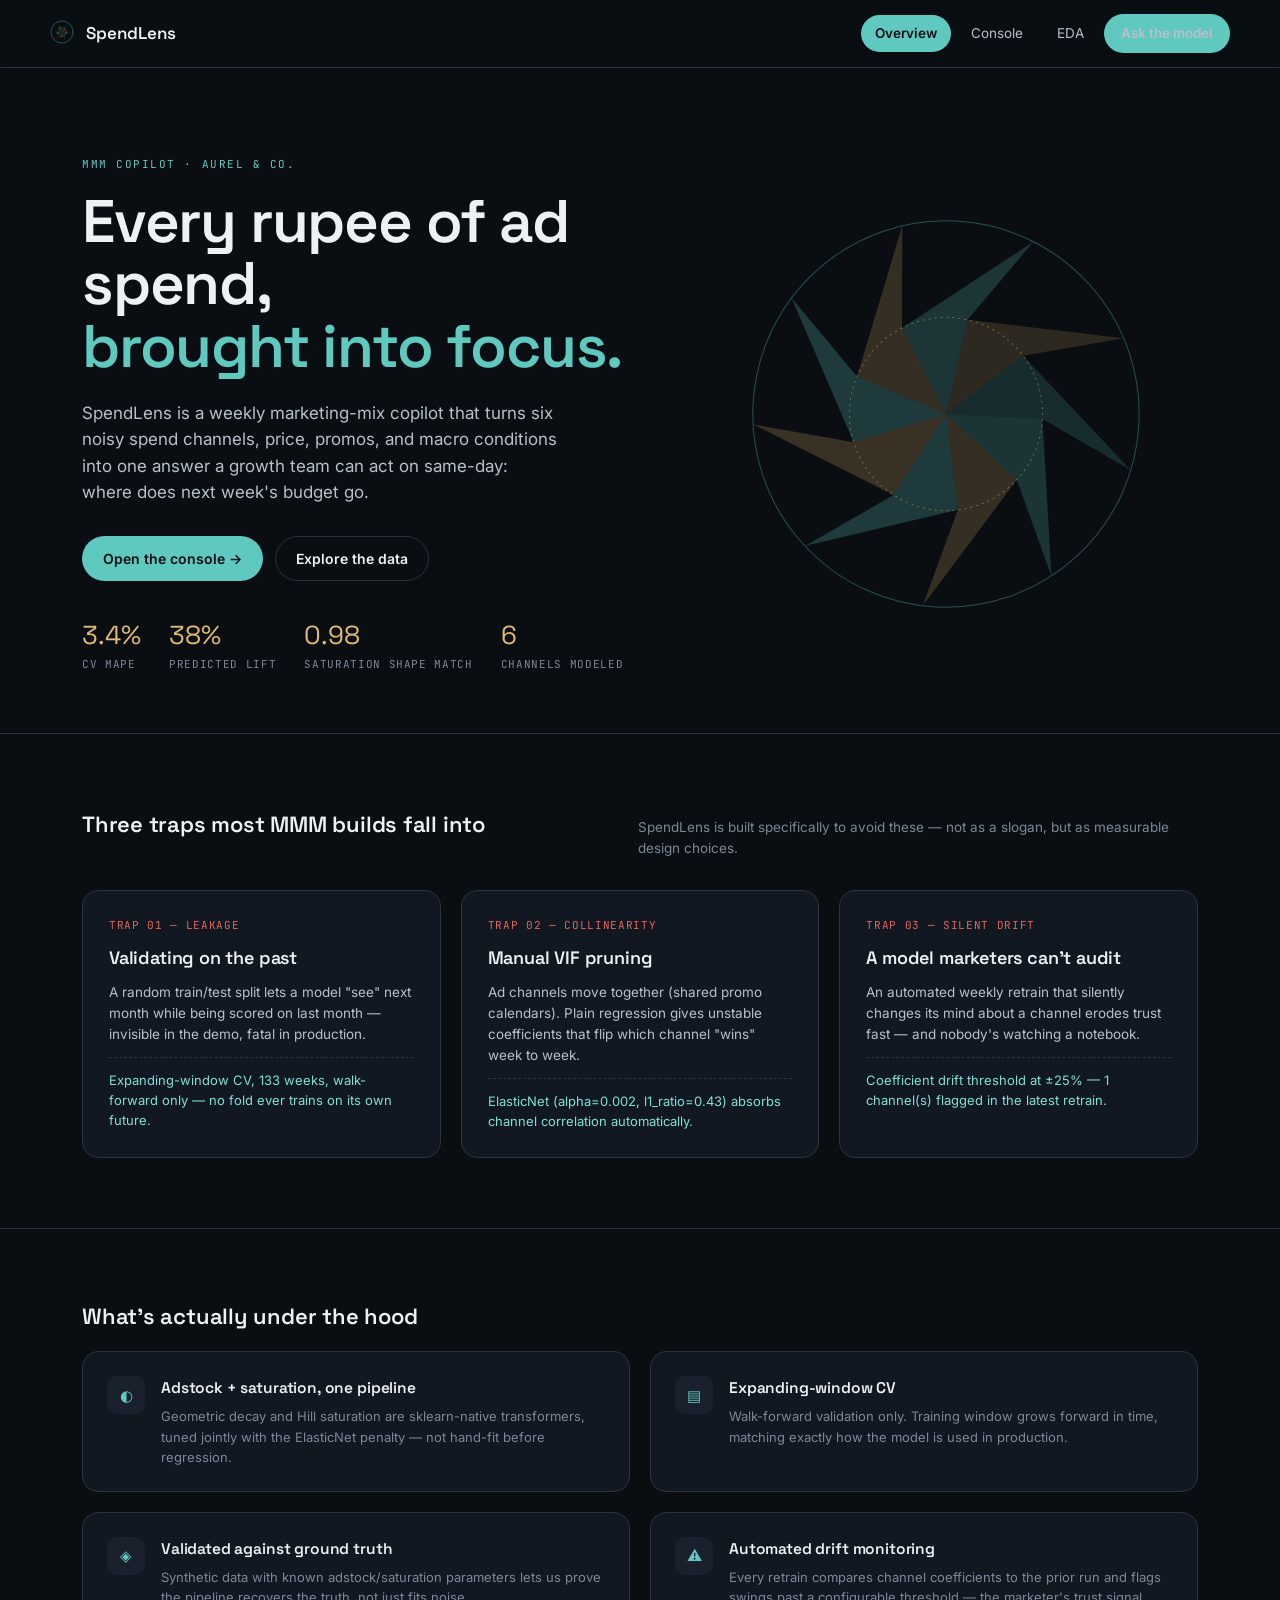
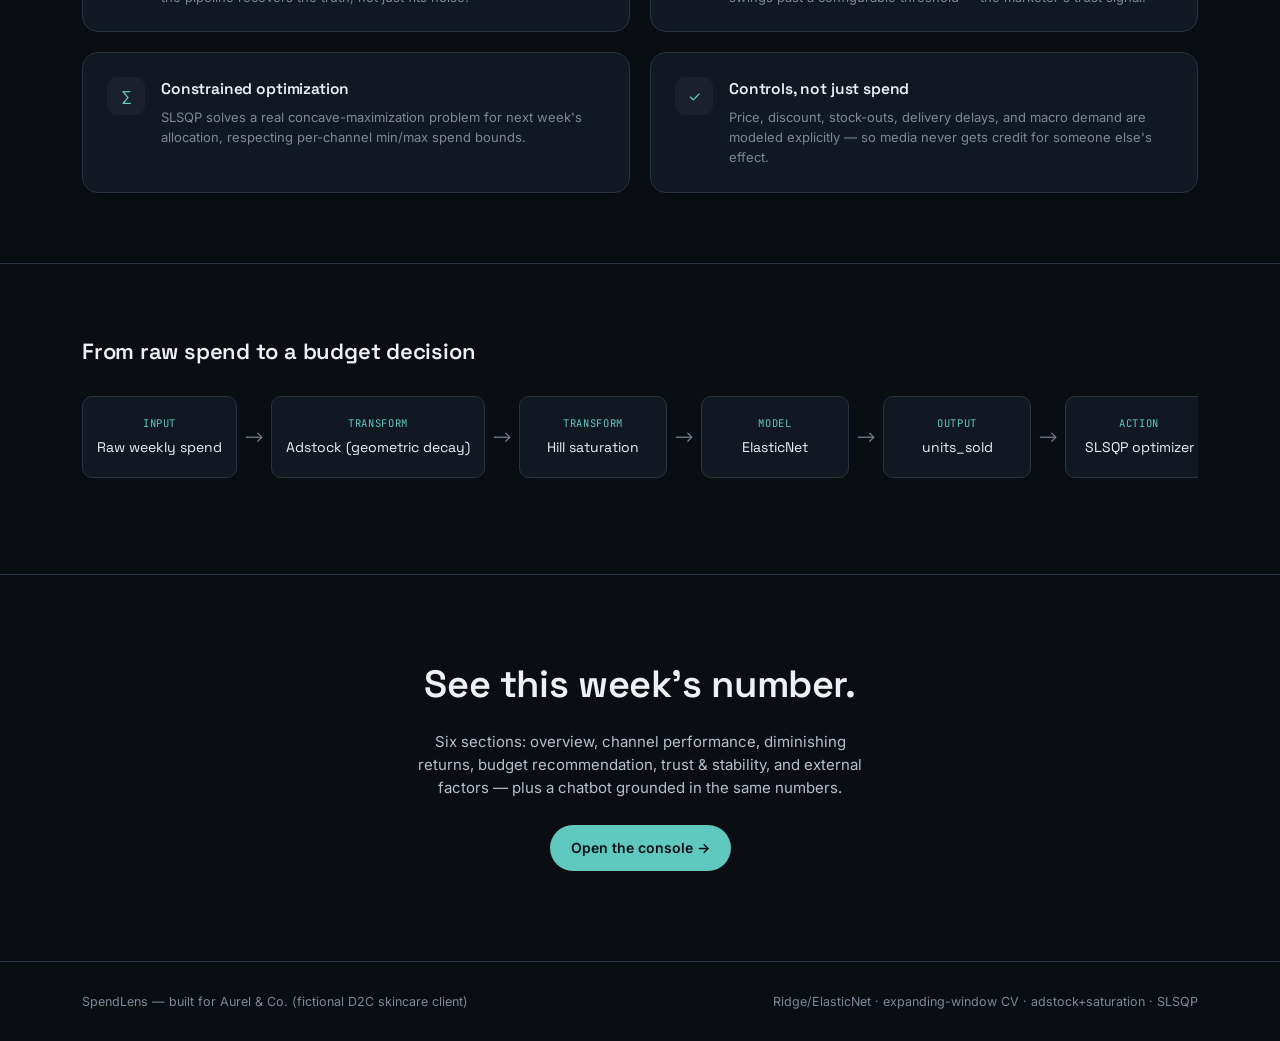
<file: index.html>
<!DOCTYPE html>
<html lang="en">
  <head>
    <meta charset="UTF-8" />
    <meta http-equiv="refresh" content="0; url=./spendlens-web/index.html" />
    <meta name="viewport" content="width=device-width, initial-scale=1.0" />
    <title>SpendLens</title>
  </head>
  <body>
    <p>Redirecting to the SpendLens app...</p>
    <script>
      window.location.replace('./spendlens-web/index.html');
    </script>
  </body>
</html>
</file>
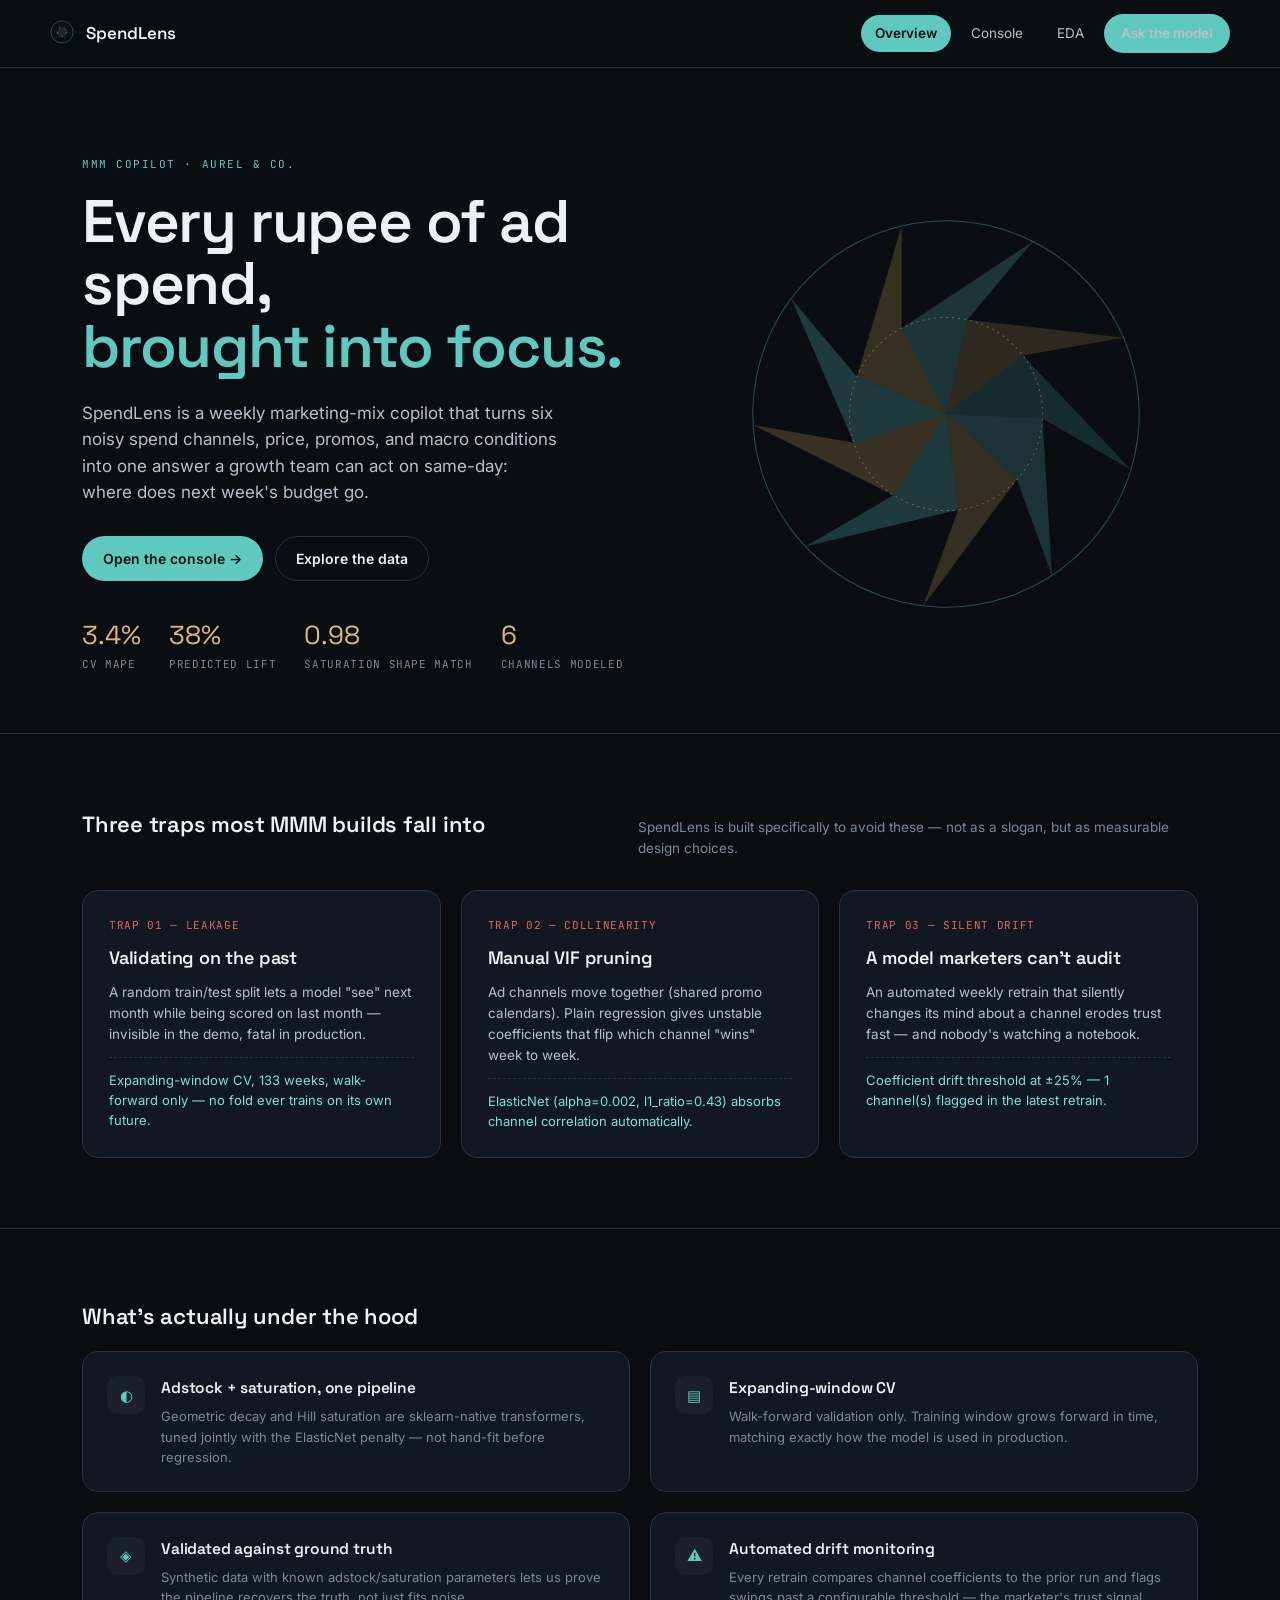
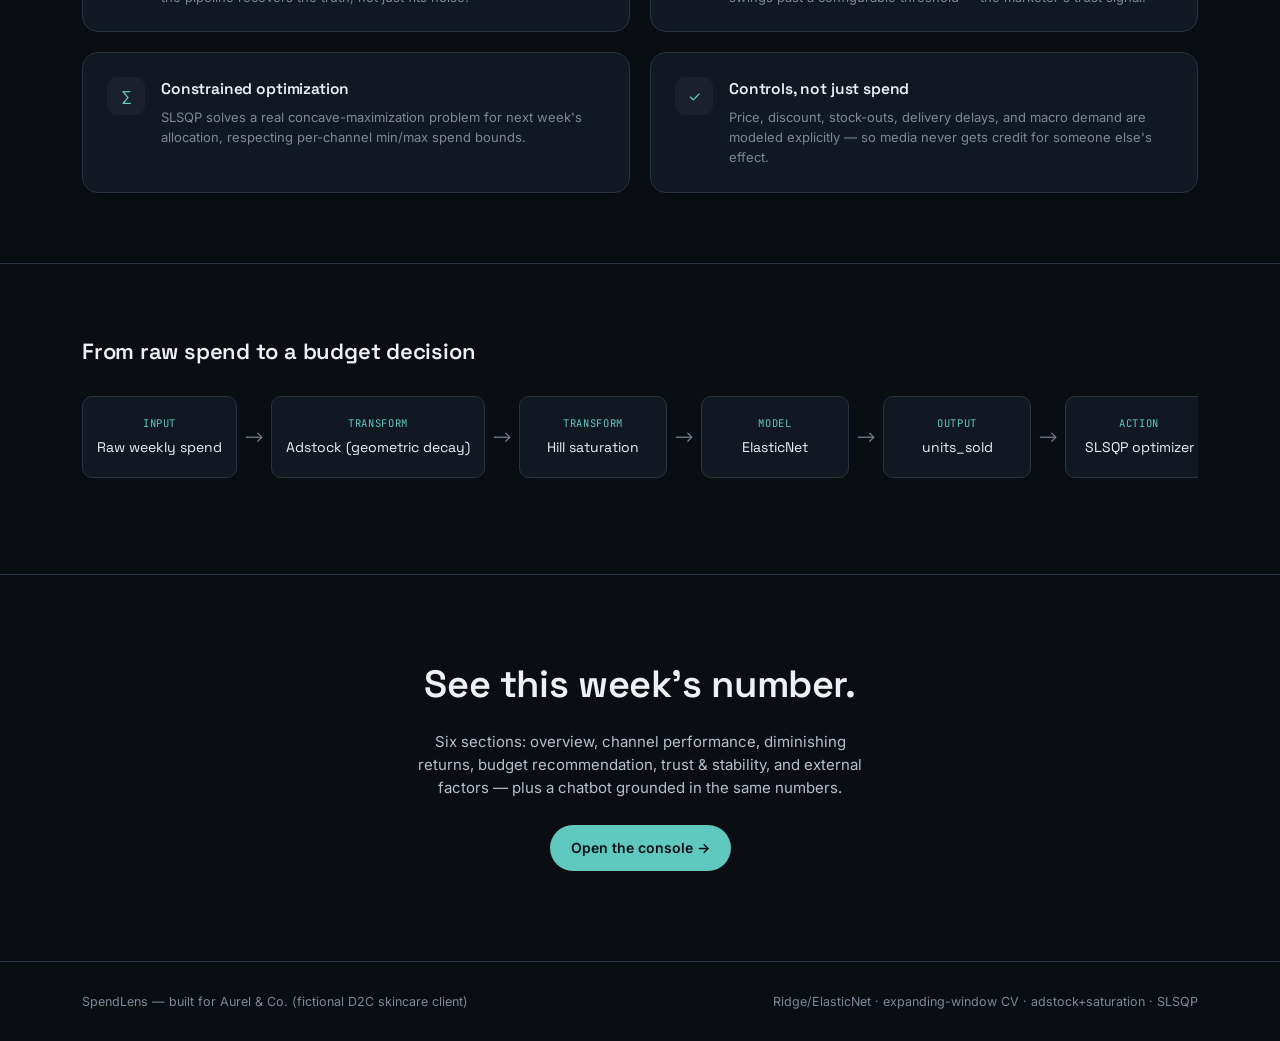
<file: spendlens-web/index.html>
<!DOCTYPE html>
<html lang="en">
<head>
<meta charset="UTF-8" />
<meta name="viewport" content="width=device-width, initial-scale=1.0" />
<title>SpendLens — Weekly Marketing Mix Copilot</title>
<meta name="description" content="SpendLens turns scattered weekly ad spend into a focused, defensible budget recommendation for Aurel & Co." />
<link rel="preconnect" href="https://fonts.googleapis.com">
<link href="https://fonts.googleapis.com/css2?family=Space+Grotesk:wght@500;600;700&family=Inter:wght@400;500;600&family=JetBrains+Mono:wght@400;500&display=swap" rel="stylesheet">
<link rel="stylesheet" href="css/styles.css" />
<link rel="stylesheet" href="css/landing.css" />
</head>
<body>

<nav class="topnav">
  <div class="topnav-inner wrap" style="padding-left:0;padding-right:0;">
    <div class="brand" id="brand-mark-slot">
      <span class="brand-mark" id="nav-mini-aperture"></span>
      SpendLens
    </div>
    <div class="navlinks">
      <a href="index.html" class="active">Overview</a>
      <a href="console.html">Console</a>
      <a href="eda.html">EDA</a>
      <span class="hide-mobile"><a href="console.html#chat" class="btn btn-primary" style="padding:8px 16px;">Ask the model</a></span>
    </div>
  </div>
</nav>

<header class="hero">
  <div class="wrap hero-grid">
    <div>
      <div class="eyebrow hero-eyebrow">MMM COPILOT &middot; AUREL &amp; CO.</div>
      <h1>Every rupee of ad spend,<br><em>brought into focus.</em></h1>
      <p class="lede">
        SpendLens is a weekly marketing-mix copilot that turns six noisy spend channels,
        price, promos, and macro conditions into one answer a growth team can act on same-day:
        where does next week's budget go.
      </p>
      <div class="hero-ctas">
        <a href="console.html" class="btn btn-primary">Open the console →</a>
        <a href="eda.html" class="btn btn-ghost">Explore the data</a>
      </div>
      <div class="hero-statline">
        <div class="hero-stat"><div class="num" id="stat-mape">—</div><div class="lbl">CV MAPE</div></div>
        <div class="hero-stat"><div class="num" id="stat-lift">—</div><div class="lbl">Predicted lift</div></div>
        <div class="hero-stat"><div class="num" id="stat-shape">—</div><div class="lbl">Saturation shape match</div></div>
        <div class="hero-stat"><div class="num" id="stat-channels">—</div><div class="lbl">Channels modeled</div></div>
      </div>
    </div>
    <div class="aperture-stage" id="hero-aperture">
      <div class="aperture-caption">adstock &rarr; saturation &rarr; ElasticNet, fit in one pass</div>
    </div>
  </div>
</header>

<section class="traps">
  <div class="wrap">
    <div class="section-head">
      <h2>Three traps most MMM builds fall into</h2>
      <p class="section-desc">SpendLens is built specifically to avoid these — not as a slogan, but as measurable design choices.</p>
    </div>
    <div class="grid grid-3">
      <div class="card trap-card">
        <div class="trap-tag">Trap 01 — Leakage</div>
        <h3>Validating on the past</h3>
        <p>A random train/test split lets a model "see" next month while being scored on last month — invisible in the demo, fatal in production.</p>
        <div class="fix" id="trap-leakage-fact">—</div>
      </div>
      <div class="card trap-card">
        <div class="trap-tag">Trap 02 — Collinearity</div>
        <h3>Manual VIF pruning</h3>
        <p>Ad channels move together (shared promo calendars). Plain regression gives unstable coefficients that flip which channel "wins" week to week.</p>
        <div class="fix" id="trap-collinearity-fact">—</div>
      </div>
      <div class="card trap-card">
        <div class="trap-tag">Trap 03 — Silent drift</div>
        <h3>A model marketers can't audit</h3>
        <p>An automated weekly retrain that silently changes its mind about a channel erodes trust fast — and nobody's watching a notebook.</p>
        <div class="fix" id="trap-trust-fact">—</div>
      </div>
    </div>
  </div>
</section>

<section class="pillars">
  <div class="wrap">
    <div class="section-head">
      <h2>What's actually under the hood</h2>
    </div>
    <div class="grid grid-2">
      <div class="card pillar">
        <div class="pillar-icon">◐</div>
        <div><h4>Adstock + saturation, one pipeline</h4><p>Geometric decay and Hill saturation are sklearn-native transformers, tuned jointly with the ElasticNet penalty — not hand-fit before regression.</p></div>
      </div>
      <div class="card pillar">
        <div class="pillar-icon">▤</div>
        <div><h4>Expanding-window CV</h4><p>Walk-forward validation only. Training window grows forward in time, matching exactly how the model is used in production.</p></div>
      </div>
      <div class="card pillar">
        <div class="pillar-icon">◈</div>
        <div><h4>Validated against ground truth</h4><p>Synthetic data with known adstock/saturation parameters lets us prove the pipeline recovers the truth, not just fits noise.</p></div>
      </div>
      <div class="card pillar">
        <div class="pillar-icon">⚠</div>
        <div><h4>Automated drift monitoring</h4><p>Every retrain compares channel coefficients to the prior run and flags swings past a configurable threshold — the marketer's trust signal.</p></div>
      </div>
      <div class="card pillar">
        <div class="pillar-icon">∑</div>
        <div><h4>Constrained optimization</h4><p>SLSQP solves a real concave-maximization problem for next week's allocation, respecting per-channel min/max spend bounds.</p></div>
      </div>
      <div class="card pillar">
        <div class="pillar-icon">✓</div>
        <div><h4>Controls, not just spend</h4><p>Price, discount, stock-outs, delivery delays, and macro demand are modeled explicitly — so media never gets credit for someone else's effect.</p></div>
      </div>
    </div>
  </div>
</section>

<section class="flow">
  <div class="wrap">
    <div class="section-head"><h2>From raw spend to a budget decision</h2></div>
    <div class="flow-track" id="flow-track"></div>
  </div>
</section>

<section class="final-cta">
  <div class="wrap">
    <h2>See this week's number.</h2>
    <p>Six sections: overview, channel performance, diminishing returns, budget recommendation, trust &amp; stability, and external factors — plus a chatbot grounded in the same numbers.</p>
    <a href="console.html" class="btn btn-primary">Open the console →</a>
  </div>
</section>

<footer class="site-footer">
  <div class="wrap" style="display:flex;justify-content:space-between;flex-wrap:wrap;gap:10px;">
    <span>SpendLens — built for Aurel &amp; Co. (fictional D2C skincare client)</span>
    <span>Ridge/ElasticNet &middot; expanding-window CV &middot; adstock+saturation &middot; SLSQP</span>
  </div>
</footer>

<script src="js/data.js"></script>
<script src="js/aperture.js"></script>
<script src="js/landing.js"></script>
<script>
  document.getElementById("nav-mini-aperture").innerHTML = buildMiniAperture({ size: 24 });
</script>
</body>
</html>
</file>
<file: spendlens-web/css/styles.css>
/* ============================================================
   SpendLens — Design System
   Signature: the aperture/lens motif — scattered spend data
   resolving into focus. Ink-navy base, brass + aperture-cyan duotone.
   ============================================================ */

:root {
  /* Palette */
  --ink-950: #0a0e13;
  --ink-900: #0e131a;
  --ink-800: #121822;
  --ink-700: #1a212c;
  --ink-600: #242c39;
  --hairline: #2a3341;

  --text-hi: #eef1f4;
  --text-mid: #b7c0cb;
  --text-lo: #7c8896;

  --brass: #c9a15b;
  --brass-hi: #ddb876;
  --aperture: #5fc9c0;
  --aperture-hi: #7fe0d6;

  --red: #e0665c;
  --amber: #e0b25c;
  --green: #6bbf8a;

  /* Type */
  --font-display: "Space Grotesk", sans-serif;
  --font-body: "Inter", sans-serif;
  --font-mono: "JetBrains Mono", monospace;

  --radius-sm: 6px;
  --radius-md: 10px;
  --radius-lg: 16px;
}

* { box-sizing: border-box; }

html { scroll-behavior: smooth; }

body {
  margin: 0;
  background: var(--ink-950);
  color: var(--text-hi);
  font-family: var(--font-body);
  font-size: 15px;
  line-height: 1.55;
  -webkit-font-smoothing: antialiased;
}

@media (prefers-reduced-motion: reduce) {
  *, *::before, *::after { animation-duration: 0.001ms !important; transition-duration: 0.001ms !important; }
}

::selection { background: var(--aperture); color: var(--ink-950); }

a { color: inherit; text-decoration: none; }

h1, h2, h3, h4 {
  font-family: var(--font-display);
  font-weight: 600;
  letter-spacing: -0.01em;
  margin: 0;
  color: var(--text-hi);
}

.mono { font-family: var(--font-mono); }

.eyebrow {
  font-family: var(--font-mono);
  font-size: 11px;
  letter-spacing: 0.14em;
  text-transform: uppercase;
  color: var(--aperture);
}

/* ---------- layout helpers ---------- */
.wrap { max-width: 1180px; margin: 0 auto; padding: 0 32px; }
@media (max-width: 720px) { .wrap { padding: 0 20px; } }

.grid { display: grid; gap: 20px; }
.grid-2 { grid-template-columns: 1fr 1fr; }
.grid-3 { grid-template-columns: repeat(3, 1fr); }
.grid-4 { grid-template-columns: repeat(4, 1fr); }
.grid-6 { grid-template-columns: repeat(6, 1fr); }
@media (max-width: 900px) {
  .grid-2, .grid-3, .grid-4, .grid-6 { grid-template-columns: 1fr 1fr; }
}
@media (max-width: 560px) {
  .grid-2, .grid-3, .grid-4, .grid-6 { grid-template-columns: 1fr; }
}

/* ---------- top nav (shared across pages) ---------- */
.topnav {
  position: sticky; top: 0; z-index: 50;
  background: rgba(10, 14, 19, 0.86);
  backdrop-filter: blur(10px);
  border-bottom: 1px solid var(--hairline);
}
.topnav-inner {
  max-width: 1180px; margin: 0 auto; padding: 14px 32px;
  display: flex; align-items: center; justify-content: space-between;
}
.brand { display: flex; align-items: center; gap: 10px; font-family: var(--font-display); font-weight: 600; font-size: 17px; }
.brand-mark { width: 26px; height: 26px; flex-shrink: 0; }
.navlinks { display: flex; gap: 6px; align-items: center; }
.navlinks a {
  padding: 8px 14px; border-radius: 999px; font-size: 13.5px; color: var(--text-mid);
  transition: color .15s ease, background .15s ease;
}
.navlinks a:hover { color: var(--text-hi); background: var(--ink-800); }
.navlinks a.active { color: var(--ink-950); background: var(--aperture); font-weight: 600; }
@media (max-width: 720px) { .navlinks span.hide-mobile { display: none; } }

/* ---------- buttons ---------- */
.btn {
  display: inline-flex; align-items: center; gap: 8px;
  padding: 11px 20px; border-radius: 999px; font-size: 14px; font-weight: 600;
  border: 1px solid transparent; cursor: pointer; font-family: var(--font-body);
  transition: transform .15s ease, background .15s ease, border-color .15s ease;
}
.btn:hover { transform: translateY(-1px); }
.btn-primary { background: var(--aperture); color: var(--ink-950); }
.btn-primary:hover { background: var(--aperture-hi); }
.btn-ghost { background: transparent; color: var(--text-hi); border-color: var(--hairline); }
.btn-ghost:hover { border-color: var(--aperture); }

/* ---------- cards ---------- */
.card {
  background: var(--ink-800); border: 1px solid var(--hairline); border-radius: var(--radius-lg);
  padding: 22px;
}
.card-title { font-size: 13px; color: var(--text-lo); font-family: var(--font-mono); text-transform: uppercase; letter-spacing: 0.08em; margin-bottom: 6px; }
.card-value { font-family: var(--font-display); font-size: 28px; font-weight: 600; }
.card-sub { font-size: 12.5px; color: var(--text-lo); margin-top: 4px; }
.card-delta { font-family: var(--font-mono); font-size: 12.5px; padding: 2px 8px; border-radius: 999px; display: inline-block; margin-top: 8px; }
.delta-pos { background: rgba(107,191,138,0.14); color: var(--green); }
.delta-neg { background: rgba(224,102,92,0.14); color: var(--red); }

/* ---------- section headers ---------- */
.section-head { display: flex; align-items: baseline; justify-content: space-between; margin-bottom: 18px; flex-wrap: wrap; gap: 10px; }
.section-head h2 { font-size: 22px; }
.section-desc { color: var(--text-lo); font-size: 13.5px; max-width: 560px; }

/* ---------- aperture graphic ---------- */
.aperture-svg circle, .aperture-svg path { transition: all .4s ease; }

/* ---------- badges / pills ---------- */
.pill { display: inline-flex; align-items: center; gap: 6px; padding: 4px 11px; border-radius: 999px; font-size: 12px; font-family: var(--font-mono); }
.pill-green { background: rgba(107,191,138,0.12); color: var(--green); }
.pill-amber { background: rgba(224,178,92,0.14); color: var(--amber); }
.pill-red { background: rgba(224,102,92,0.14); color: var(--red); }
.pill-dot { width: 6px; height: 6px; border-radius: 50%; background: currentColor; }

/* ---------- tables ---------- */
table { width: 100%; border-collapse: collapse; font-size: 13.5px; }
th { text-align: left; font-family: var(--font-mono); font-size: 11px; text-transform: uppercase; letter-spacing: 0.06em; color: var(--text-lo); padding: 10px 12px; border-bottom: 1px solid var(--hairline); }
td { padding: 12px; border-bottom: 1px solid var(--ink-700); font-family: var(--font-mono); font-size: 13px; }
tr:last-child td { border-bottom: none; }
td.label-cell { font-family: var(--font-body); font-weight: 500; }

/* ---------- footer ---------- */
.site-footer { border-top: 1px solid var(--hairline); padding: 30px 0; color: var(--text-lo); font-size: 12.5px; }

/* ---------- scrollbar ---------- */
::-webkit-scrollbar { width: 10px; height: 10px; }
::-webkit-scrollbar-track { background: var(--ink-950); }
::-webkit-scrollbar-thumb { background: var(--ink-600); border-radius: 8px; }

/* ---------- focus visibility ---------- */
a:focus-visible, button:focus-visible, input:focus-visible, select:focus-visible {
  outline: 2px solid var(--aperture); outline-offset: 2px;
}
</file>
<file: spendlens-web/css/landing.css>
/* ============================================================
   Landing page — hero aperture, traps-avoided, tech pillars
   ============================================================ */

.hero { padding: 88px 0 60px; position: relative; overflow: hidden; }
.hero-grid { display: grid; grid-template-columns: 1.05fr 0.95fr; gap: 56px; align-items: center; }
@media (max-width: 900px) { .hero-grid { grid-template-columns: 1fr; } }

.hero-eyebrow { margin-bottom: 18px; }
.hero h1 {
  font-size: clamp(38px, 5vw, 60px); line-height: 1.04; letter-spacing: -0.02em;
  margin-bottom: 22px;
}
.hero h1 em { font-style: normal; color: var(--aperture); }
.hero p.lede { font-size: 17px; color: var(--text-mid); max-width: 480px; margin-bottom: 30px; }
.hero-ctas { display: flex; gap: 12px; flex-wrap: wrap; margin-bottom: 34px; }

.hero-statline { display: flex; gap: 28px; flex-wrap: wrap; }
.hero-stat .num { font-family: var(--font-display); font-size: 26px; color: var(--brass-hi); }
.hero-stat .lbl { font-family: var(--font-mono); font-size: 11px; color: var(--text-lo); text-transform: uppercase; letter-spacing: 0.06em; }

/* aperture visual */
.aperture-stage {
  aspect-ratio: 1/1; display: flex; align-items: center; justify-content: center; position: relative;
}
.aperture-caption {
  position: absolute; bottom: -6px; left: 50%; transform: translateX(-50%);
  font-family: var(--font-mono); font-size: 11px; color: var(--text-lo); text-align: center; width: 100%;
}

/* ---------- traps section ---------- */
.traps { padding: 70px 0; border-top: 1px solid var(--hairline); }
.trap-card { padding: 26px; }
.trap-card .trap-tag { font-family: var(--font-mono); font-size: 11px; color: var(--red); text-transform: uppercase; letter-spacing: 0.06em; margin-bottom: 10px; }
.trap-card h3 { font-size: 18px; margin-bottom: 10px; }
.trap-card p { color: var(--text-mid); font-size: 13.5px; margin: 0 0 12px; }
.trap-card .fix { font-size: 13px; color: var(--aperture-hi); border-top: 1px dashed var(--hairline); padding-top: 12px; }

/* ---------- pillars ---------- */
.pillars { padding: 70px 0; border-top: 1px solid var(--hairline); }
.pillar { padding: 24px; display: flex; gap: 16px; }
.pillar-icon { width: 38px; height: 38px; flex-shrink: 0; border-radius: 10px; background: var(--ink-700); display: flex; align-items: center; justify-content: center; color: var(--aperture); }
.pillar h4 { font-size: 15.5px; margin-bottom: 6px; }
.pillar p { font-size: 13px; color: var(--text-lo); margin: 0; }

/* ---------- flow diagram ---------- */
.flow { padding: 70px 0; border-top: 1px solid var(--hairline); }
.flow-track { display: flex; align-items: center; overflow-x: auto; gap: 0; padding: 10px 0 26px; }
.flow-node {
  flex-shrink: 0; min-width: 148px; text-align: center; padding: 18px 14px; background: var(--ink-800);
  border: 1px solid var(--hairline); border-radius: var(--radius-md);
}
.flow-node .k { font-family: var(--font-mono); font-size: 10.5px; color: var(--aperture); text-transform: uppercase; letter-spacing: .06em; }
.flow-node .v { font-family: var(--font-display); font-size: 14px; margin-top: 6px; }
.flow-arrow { flex-shrink: 0; width: 34px; color: var(--text-lo); text-align: center; }

/* ---------- final CTA ---------- */
.final-cta { padding: 80px 0 90px; text-align: center; border-top: 1px solid var(--hairline); }
.final-cta h2 { font-size: clamp(26px, 3.4vw, 38px); margin-bottom: 16px; }
.final-cta p { color: var(--text-mid); max-width: 460px; margin: 0 auto 26px; }
</file>
